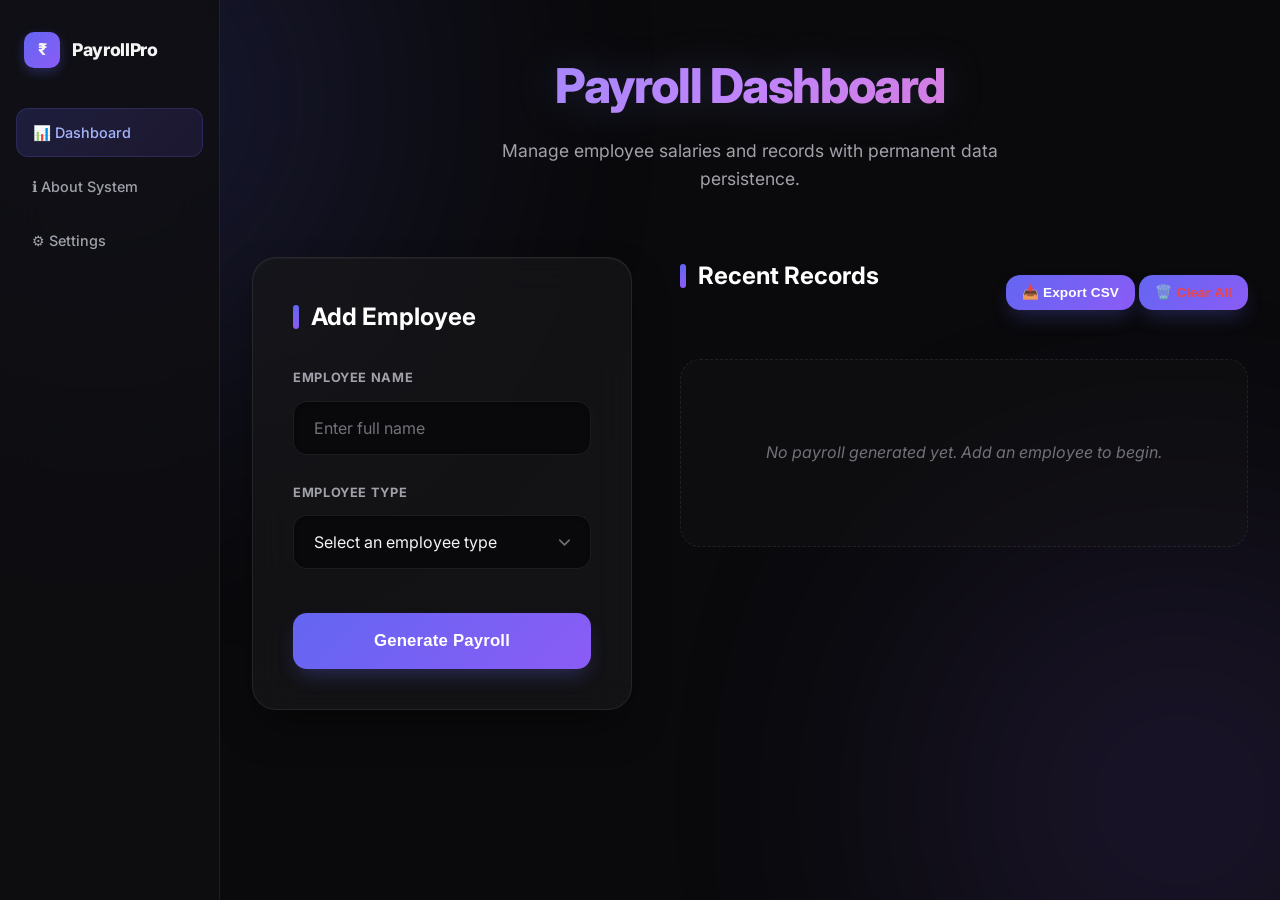
<file: index.html>
<!DOCTYPE html>
<html lang="en">

<head>
    <meta charset="UTF-8">
    <meta name="viewport" content="width=device-width, initial-scale=1.0">
    <title>Payroll Dashboard - Employee Payroll Processor</title>
    <link rel="stylesheet" href="style.css">
    <link href="https://fonts.googleapis.com/css2?family=Inter:wght@300;400;500;600;700;800&display=swap"
        rel="stylesheet">
</head>

<body>
   
    <nav class="sidebar">
        <a href="index.html" class="logo">
            <div class="logo-icon">₹</div>
            <span>PayrollPro</span>
        </a>
        <ul class="nav-links">
            <li><a href="index.html" class="nav-item active"><span>📊 Dashboard</span></a></li>
            <li><a href="about.html" class="nav-item"><span>ℹ️ About System</span></a></li>
            <li><a href="settings.html" class="nav-item"><span>⚙️ Settings</span></a></li>
        </ul>
    </nav>

   
    <div class="main-layout">
        <div class="container">
            <header>
                <h1>Payroll Dashboard</h1>
                <p>Manage employee salaries and records with permanent data persistence.</p>
            </header>

            <main class="payroll-dashboard">
          
                <section class="card input-section">
                    <h2>Add Employee</h2>
                    <form id="employeeForm">
                        <div class="form-group">
                            <label for="empName">Employee Name</label>
                            <input type="text" id="empName" placeholder="Enter full name" required>
                        </div>

                        <div class="form-group">
                            <label for="empType">Employee Type</label>
                            <select id="empType" required>
                                <option value="" disabled selected>Select an employee type</option>
                                <option value="fulltime">Full-Time Employee</option>
                                <option value="contract">Contract Employee</option>
                                <option value="hourly">Hourly Employee</option>
                            </select>
                        </div>

                       
                        <div id="dynamicInputs" class="dynamic-inputs">
                        
                        </div>

                        <button type="submit" class="primary-btn">Generate Payroll</button>
                    </form>
                </section>

              
                <section class="results-section">
                    <div
                        style="display: flex; justify-content: space-between; align-items: center; margin-bottom: 2rem;">
                        <h2>Recent Records</h2>
                        <div class="btn-group">
                            <button id="exportCsv" class="primary-btn secondary-btn"
                                style="width: auto; padding: 0.6rem 1rem; margin-top: 0; font-size: 0.85rem;">📥 Export
                                CSV</button>
                            <button id="clearAll" class="primary-btn secondary-btn"
                                style="width: auto; padding: 0.6rem 1rem; margin-top: 0; font-size: 0.85rem; border-color: rgba(239, 68, 68, 0.3); color: var(--danger-color);">🗑️
                                Clear All</button>
                        </div>
                    </div>

                    <div id="payrollList" class="payroll-list">
                        <div class="empty-state">
                            <p>No payroll generated yet. Add an employee to begin.</p>
                        </div>
                    </div>
                </section>
            </main>
        </div>
    </div>

    <script src="script.js"></script>
</body>

</html>
</file>
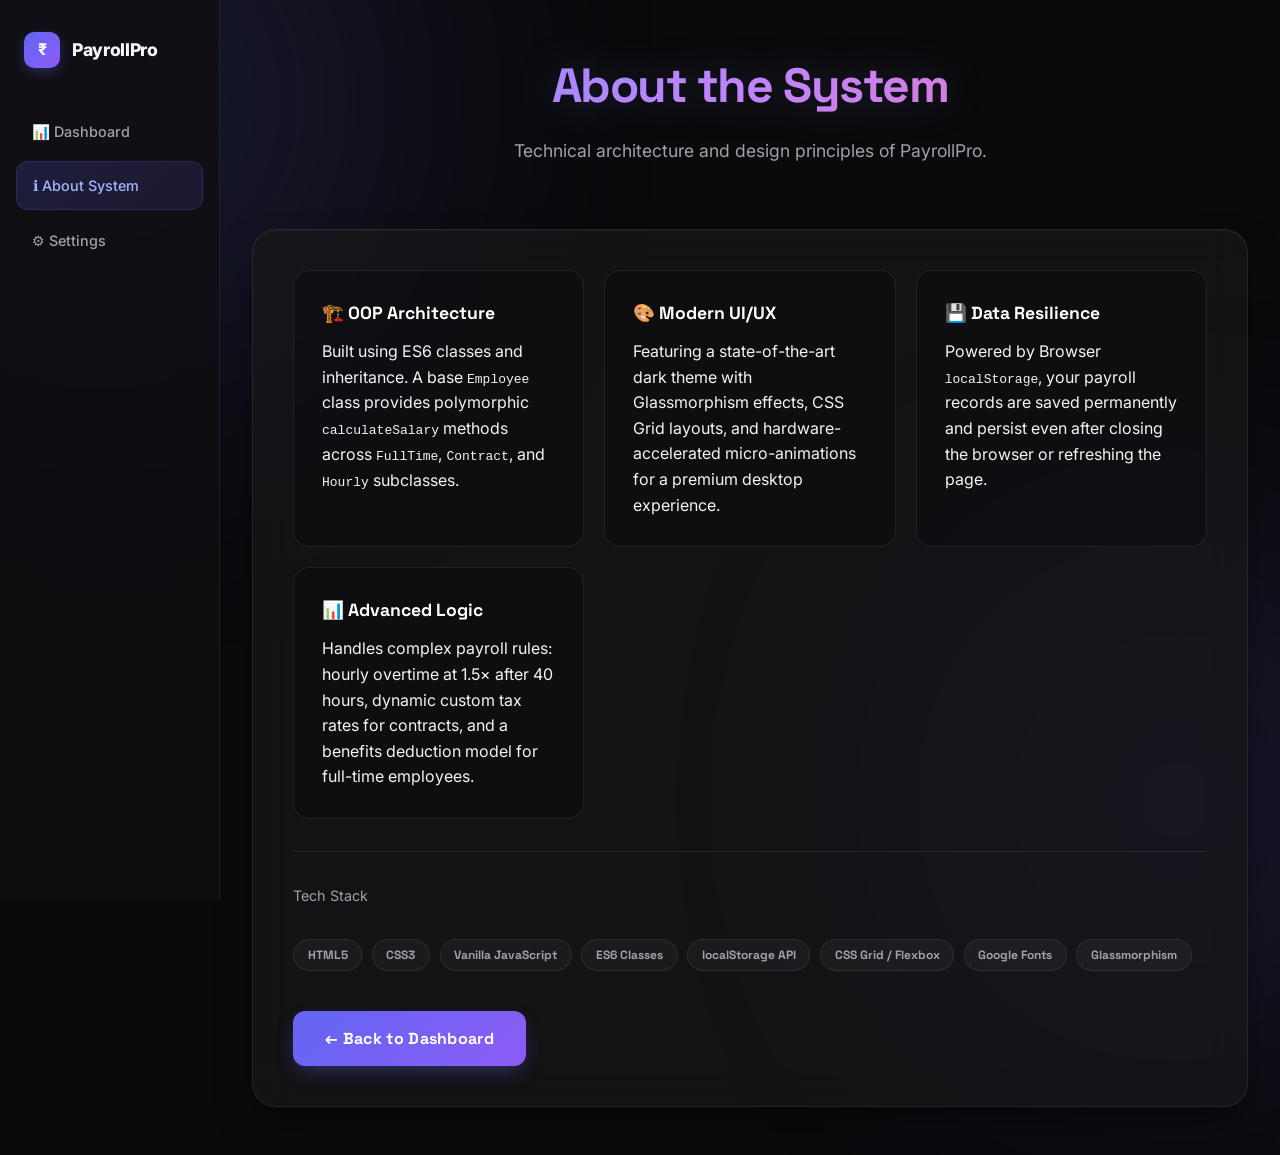
<file: about.html>
<!DOCTYPE html>
<html lang="en">

<head>
    <meta charset="UTF-8">
    <meta name="viewport" content="width=device-width, initial-scale=1.0">
    <title>About System - PayrollPro</title>
    <link rel="stylesheet" href="style.css">
    <link
        href="https://fonts.googleapis.com/css2?family=Inter:wght@300;400;500;600;700;800&family=Space+Grotesk:wght@600;700&display=swap"
        rel="stylesheet">
    <style>
        .about-h1 {
            font-family: 'Space Grotesk', sans-serif;
            font-weight: 700;
        }

        .info-card h3 {
            font-family: 'Space Grotesk', sans-serif;
            font-weight: 700;
            font-size: 1.1rem;
            margin-bottom: 0.75rem;
            color: #fff;
        }

        .info-card {
            background: rgba(0, 0, 0, 0.2);
            border: 1px solid var(--card-border);
            border-radius: 16px;
            padding: 1.75rem;
            transition: border-color 0.2s, transform 0.2s;
        }

        .info-card:hover {
            border-color: rgba(99, 102, 241, 0.3);
            transform: translateY(-3px);
        }

        .info-grid {
            display: grid;
            grid-template-columns: repeat(auto-fit, minmax(260px, 1fr));
            gap: 1.25rem;
            margin-top: 0;
        }

        .card {
            gap: 0;
        }

        .tech-stack {
            display: flex;
            gap: 0.6rem;
            flex-wrap: wrap;
            margin-top: 2rem;
        }

        .tech-badge {
            font-family: 'Space Grotesk', sans-serif;
            font-weight: 700;
            font-size: 0.75rem;
            padding: 0.35rem 0.85rem;
            border-radius: 100px;
            border: 1px solid var(--card-border);
            color: var(--text-secondary);
            background: rgba(255, 255, 255, 0.04);
        }

        .back-btn {
            font-family: 'Space Grotesk', sans-serif;
            font-weight: 700;
            letter-spacing: 0.02em;
            text-decoration: none;
            display: inline-block;
            text-align: center;
            padding: 0.9rem 2rem;
            border-radius: 12px;
            background: linear-gradient(135deg, var(--accent-primary), var(--accent-secondary));
            color: white;
            transition: all 0.3s ease;
            box-shadow: 0 8px 20px -5px rgba(99, 102, 241, 0.4);
        }

        .back-btn:hover {
            transform: translateY(-2px);
            box-shadow: 0 12px 28px -5px rgba(99, 102, 241, 0.5);
            filter: brightness(1.1);
        }

        .divider {
            border: none;
            border-top: 1px solid var(--card-border);
            margin: 2rem 0;
        }
    </style>
</head>

<body>
    <nav class="sidebar">
        <a href="index.html" class="logo">
            <div class="logo-icon">₹</div>
            <span>PayrollPro</span>
        </a>
        <ul class="nav-links">
            <li><a href="index.html" class="nav-item"><span>📊 Dashboard</span></a></li>
            <li><a href="about.html" class="nav-item active"><span>ℹ️ About System</span></a></li>
            <li><a href="settings.html" class="nav-item"><span>⚙️ Settings</span></a></li>
        </ul>
    </nav>

    <div class="main-layout">
        <div class="container content-section">
            <header>
                <h1 class="about-h1">About the System</h1>
                <p>Technical architecture and design principles of PayrollPro.</p>
            </header>

            <div class="card">
                <div class="info-grid">
                    <div class="info-card">
                        <h3>🏗️ OOP Architecture</h3>
                        <p>Built using ES6 classes and inheritance. A base <code>Employee</code> class provides
                            polymorphic <code>calculateSalary</code> methods across <code>FullTime</code>,
                            <code>Contract</code>, and <code>Hourly</code> subclasses.</p>
                    </div>
                    <div class="info-card">
                        <h3>🎨 Modern UI/UX</h3>
                        <p>Featuring a state-of-the-art dark theme with Glassmorphism effects, CSS Grid layouts, and
                            hardware-accelerated micro-animations for a premium desktop experience.</p>
                    </div>
                    <div class="info-card">
                        <h3>💾 Data Resilience</h3>
                        <p>Powered by Browser <code>localStorage</code>, your payroll records are saved permanently and
                            persist even after closing the browser or refreshing the page.</p>
                    </div>
                    <div class="info-card">
                        <h3>📊 Advanced Logic</h3>
                        <p>Handles complex payroll rules: hourly overtime at 1.5× after 40 hours, dynamic custom tax
                            rates for contracts, and a benefits deduction model for full-time employees.</p>
                    </div>
                </div>

                <hr class="divider">

                <p style="font-size: 0.9rem; color: var(--text-secondary); margin-bottom: 1rem;">Tech Stack</p>
                <div class="tech-stack">
                    <span class="tech-badge">HTML5</span>
                    <span class="tech-badge">CSS3</span>
                    <span class="tech-badge">Vanilla JavaScript</span>
                    <span class="tech-badge">ES6 Classes</span>
                    <span class="tech-badge">localStorage API</span>
                    <span class="tech-badge">CSS Grid / Flexbox</span>
                    <span class="tech-badge">Google Fonts</span>
                    <span class="tech-badge">Glassmorphism</span>
                </div>

                <div class="btn-group" style="margin-top: 2.5rem;">
                    <a href="index.html" class="back-btn">← Back to Dashboard</a>
                </div>
            </div>
        </div>
    </div>
</body>

</html>
</file>
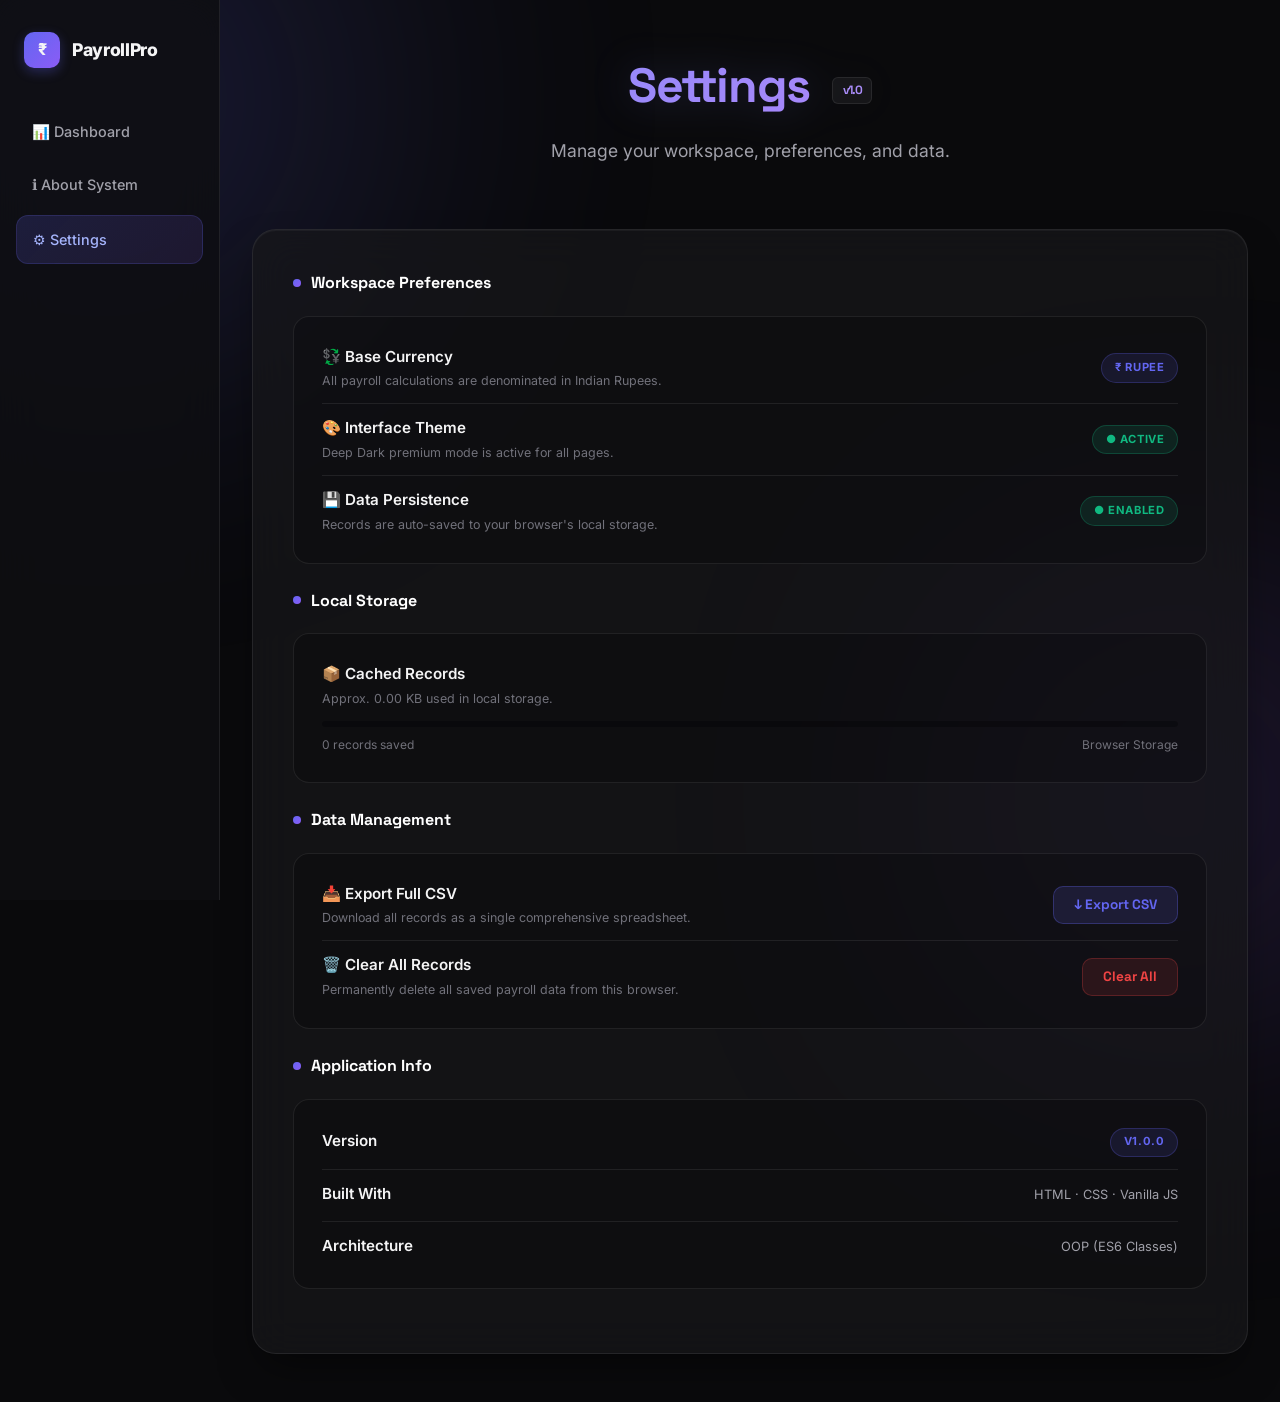
<file: settings.html>
<!DOCTYPE html>
<html lang="en">

<head>
    <meta charset="UTF-8">
    <meta name="viewport" content="width=device-width, initial-scale=1.0">
    <title>Settings - PayrollPro</title>
    <link rel="stylesheet" href="style.css">
    <link
        href="https://fonts.googleapis.com/css2?family=Inter:wght@300;400;500;600;700;800&family=Space+Grotesk:wght@600;700&display=swap"
        rel="stylesheet">
    <style>
        .settings-title {
            font-family: 'Space Grotesk', sans-serif;
        }

        .settings-section-title {
            font-family: 'Space Grotesk', sans-serif;
            font-size: 1rem;
            font-weight: 700;
            color: #fff;
            margin-bottom: 1.25rem;
            display: flex;
            align-items: center;
            gap: 0.6rem;
        }

        .settings-section-title span.dot {
            display: inline-block;
            width: 8px;
            height: 8px;
            border-radius: 50%;
            background: linear-gradient(135deg, var(--accent-primary), var(--accent-secondary));
        }

        .settings-block {
            background: rgba(0, 0, 0, 0.2);
            border: 1px solid var(--card-border);
            border-radius: 16px;
            padding: 1.75rem;
            margin-bottom: 1.5rem;
            transition: border-color 0.2s;
        }

        .settings-block:hover {
            border-color: rgba(255, 255, 255, 0.14);
        }

        .settings-row {
            display: flex;
            align-items: center;
            justify-content: space-between;
            gap: 1rem;
            padding: 0.75rem 0;
            border-bottom: 1px solid var(--card-border);
        }

        .settings-row:last-child {
            border-bottom: none;
            padding-bottom: 0;
        }

        .settings-row:first-child {
            padding-top: 0;
        }

        .settings-row-info h4 {
            font-size: 0.95rem;
            font-weight: 600;
            color: var(--text-primary);
            margin-bottom: 0.15rem;
        }

        .settings-row-info p {
            font-size: 0.78rem;
            color: var(--text-muted);
        }

        .badge-locked {
            padding: 0.3rem 0.8rem;
            border-radius: 999px;
            font-size: 0.7rem;
            font-weight: 700;
            text-transform: uppercase;
            letter-spacing: 0.05em;
            background: rgba(99, 102, 241, 0.12);
            color: var(--accent-primary);
            border: 1px solid rgba(99, 102, 241, 0.25);
        }

        .badge-active {
            padding: 0.3rem 0.8rem;
            border-radius: 999px;
            font-size: 0.7rem;
            font-weight: 700;
            text-transform: uppercase;
            letter-spacing: 0.05em;
            background: rgba(16, 185, 129, 0.12);
            color: var(--success-color);
            border: 1px solid rgba(16, 185, 129, 0.25);
        }

        .settings-btn {
            font-family: 'Space Grotesk', sans-serif;
            font-weight: 700;
            padding: 0.6rem 1.25rem;
            border-radius: 10px;
            border: none;
            cursor: pointer;
            font-size: 0.85rem;
            transition: all 0.2s ease;
        }

        .settings-btn.export {
            background: rgba(99, 102, 241, 0.15);
            color: var(--accent-primary);
            border: 1px solid rgba(99, 102, 241, 0.3);
        }

        .settings-btn.export:hover {
            background: rgba(99, 102, 241, 0.25);
            transform: translateY(-1px);
        }

        .settings-btn.danger {
            background: rgba(239, 68, 68, 0.12);
            color: var(--danger-color);
            border: 1px solid rgba(239, 68, 68, 0.25);
        }

        .settings-btn.danger:hover {
            background: rgba(239, 68, 68, 0.22);
            transform: translateY(-1px);
        }

        .storage-bar-wrap {
            width: 100%;
            background: rgba(0, 0, 0, 0.3);
            border-radius: 100px;
            height: 6px;
            margin-top: 0.75rem;
        }

        .storage-bar {
            height: 6px;
            border-radius: 100px;
            background: linear-gradient(90deg, var(--accent-primary), var(--accent-secondary));
            width: 0%;
            transition: width 1s ease;
        }

        .storage-label {
            font-size: 0.75rem;
            color: var(--text-muted);
            margin-top: 0.5rem;
            display: flex;
            justify-content: space-between;
        }

        header h1.settings-title {
            background: linear-gradient(135deg, #818cf8, #c084fc);
            -webkit-background-clip: text;
            background-clip: text;
            -webkit-text-fill-color: transparent;
        }

        .version-tag {
            display: inline-block;
            font-size: 0.75rem;
            font-weight: 700;
            color: var(--text-muted);
            background: rgba(255, 255, 255, 0.05);
            border: 1px solid var(--card-border);
            border-radius: 6px;
            padding: 0.2rem 0.6rem;
            margin-left: 0.75rem;
            vertical-align: middle;
            font-family: 'Space Grotesk', sans-serif;
        }
    </style>
</head>

<body>
    <nav class="sidebar">
        <a href="index.html" class="logo">
            <div class="logo-icon">₹</div>
            <span>PayrollPro</span>
        </a>
        <ul class="nav-links">
            <li><a href="index.html" class="nav-item"><span>📊 Dashboard</span></a></li>
            <li><a href="about.html" class="nav-item"><span>ℹ️ About System</span></a></li>
            <li><a href="settings.html" class="nav-item active"><span>⚙️ Settings</span></a></li>
        </ul>
    </nav>

    <div class="main-layout">
        <div class="container content-section">
            <header>
                <h1 class="settings-title">Settings <span class="version-tag">v1.0</span></h1>
                <p>Manage your workspace, preferences, and data.</p>
            </header>

            <div class="card">

                <!-- Preferences Section -->
                <p class="settings-section-title"><span class="dot"></span> Workspace Preferences</p>
                <div class="settings-block">
                    <div class="settings-row">
                        <div class="settings-row-info">
                            <h4>💱 Base Currency</h4>
                            <p>All payroll calculations are denominated in Indian Rupees.</p>
                        </div>
                        <span class="badge-locked">₹ Rupee</span>
                    </div>
                    <div class="settings-row">
                        <div class="settings-row-info">
                            <h4>🎨 Interface Theme</h4>
                            <p>Deep Dark premium mode is active for all pages.</p>
                        </div>
                        <span class="badge-active">● Active</span>
                    </div>
                    <div class="settings-row">
                        <div class="settings-row-info">
                            <h4>💾 Data Persistence</h4>
                            <p>Records are auto-saved to your browser's local storage.</p>
                        </div>
                        <span class="badge-active">● Enabled</span>
                    </div>
                </div>

                <!-- Storage Section -->
                <p class="settings-section-title"><span class="dot"></span> Local Storage</p>
                <div class="settings-block">
                    <div class="settings-row-info">
                        <h4>📦 Cached Records</h4>
                        <p id="storageInfo">Loading storage info...</p>
                    </div>
                    <div class="storage-bar-wrap">
                        <div class="storage-bar" id="storageBar"></div>
                    </div>
                    <div class="storage-label">
                        <span id="recordCountLabel">0 records saved</span>
                        <span>Browser Storage</span>
                    </div>
                </div>

                <!-- Data Management Section -->
                <p class="settings-section-title"><span class="dot"></span> Data Management</p>
                <div class="settings-block">
                    <div class="settings-row">
                        <div class="settings-row-info">
                            <h4>📥 Export Full CSV</h4>
                            <p>Download all records as a single comprehensive spreadsheet.</p>
                        </div>
                        <button class="settings-btn export" id="settingsExportCsv">↓ Export CSV</button>
                    </div>
                    <div class="settings-row">
                        <div class="settings-row-info">
                            <h4>🗑️ Clear All Records</h4>
                            <p>Permanently delete all saved payroll data from this browser.</p>
                        </div>
                        <button class="settings-btn danger" id="settingsClearAll">Clear All</button>
                    </div>
                </div>

                <!-- App Info Section -->
                <p class="settings-section-title"><span class="dot"></span> Application Info</p>
                <div class="settings-block">
                    <div class="settings-row">
                        <div class="settings-row-info">
                            <h4>Version</h4>
                        </div>
                        <span class="badge-locked">v1.0.0</span>
                    </div>
                    <div class="settings-row">
                        <div class="settings-row-info">
                            <h4>Built With</h4>
                        </div>
                        <span style="font-size: 0.8rem; color: var(--text-secondary);">HTML · CSS · Vanilla JS</span>
                    </div>
                    <div class="settings-row">
                        <div class="settings-row-info">
                            <h4>Architecture</h4>
                        </div>
                        <span style="font-size: 0.8rem; color: var(--text-secondary);">OOP (ES6 Classes)</span>
                    </div>
                </div>

            </div>
        </div>
    </div>

    <script>
        const STORAGE_KEY = 'payroll_records';
        const records = JSON.parse(localStorage.getItem(STORAGE_KEY)) || [];

        // Update storage UI
        const count = records.length;
        const storageUsed = new Blob([JSON.stringify(records)]).size;
        const usedKB = (storageUsed / 1024).toFixed(2);
        document.getElementById('storageInfo').textContent = `Approx. ${usedKB} KB used in local storage.`;
        document.getElementById('recordCountLabel').textContent = `${count} record${count !== 1 ? 's' : ''} saved`;
        // Show bar as % of a 50KB budget (rough local storage display)
        const pct = Math.min((storageUsed / 51200) * 100, 100);
        setTimeout(() => { document.getElementById('storageBar').style.width = pct + '%'; }, 200);

        // Export CSV
        document.getElementById('settingsExportCsv').addEventListener('click', () => {
            if (records.length === 0) return alert('No records to export.');
            const typeLabels = { fulltime: 'Full-Time', contract: 'Contract', hourly: 'Hourly' };

            let csv = 'PayrollPro - Payroll Export\n';
            csv += `Generated On: ${new Date().toLocaleString()}\n`;
            csv += `Total Records: ${records.length}\n\n`;
            csv += 'Date,Time,Employee Name,Type,Gross Salary (₹),Tax Deducted (₹),Net Payable (₹)\n';
            records.forEach(r => {
                csv += `${r.date},${r.time || '-'},"${r.name}",${typeLabels[r.type] || r.type},${r.gross.toFixed(2)},${r.tax.toFixed(2)},${r.net.toFixed(2)}\n`;
            });
            const blob = new Blob([csv], { type: 'text/csv;charset=utf-8;' });
            const url = URL.createObjectURL(blob);
            const a = document.createElement('a');
            a.href = url; a.download = `payrollpro_export_${Date.now()}.csv`;
            a.click(); URL.revokeObjectURL(url);
        });

        // Clear All
        document.getElementById('settingsClearAll').addEventListener('click', () => {
            if (confirm('This will permanently delete all records. Continue?')) {
                localStorage.removeItem(STORAGE_KEY);
                location.reload();
            }
        });
    </script>
</body>

</html>
</file>
<file: style.css>
:root {
    --bg-main: #0a0a0c;
    
    --card-bg: rgba(23, 23, 26, 0.7);
  
    --card-border: rgba(255, 255, 255, 0.08);
    
    --text-primary: #f4f4f5;
    
    --text-secondary: #a1a1aa;
   
    --text-muted: #71717a;
    
    --accent-primary: #6366f1;
   
    --accent-secondary: #8b5cf6;
    
    --accent-glow: rgba(99, 102, 241, 0.3);
    --success-color: #10b981;
    
    --danger-color: #ef4444;
    
    --warning-color: #f59e0b;
    
    --input-bg: #09090b;
    
    --font-family: 'Inter', system-ui, -apple-system, sans-serif;
    --transition-fast: 0.2s ease;
    --transition-smooth: 0.4s cubic-bezier(0.4, 0, 0.2, 1);
}

* {
    box-sizing: border-box;
    margin: 0;
    padding: 0;
}

body {
    background-color: var(--bg-main);
    color: var(--text-primary);
    font-family: var(--font-family);
    line-height: 1.6;
    min-height: 100vh;
    display: flex;
    position: relative;
    overflow-x: hidden;
}


.sidebar {
    position: fixed;
    top: 0;
    left: 0;
    width: 220px;
    height: 100vh;
    background: rgba(15, 15, 18, 0.85);
    backdrop-filter: blur(20px);
    -webkit-backdrop-filter: blur(20px);
    border-right: 1px solid var(--card-border);
    display: flex;
    flex-direction: column;
    padding: 2rem 1rem;
    z-index: 100;
    gap: 2.5rem;
}

.logo {
    display: flex;
    align-items: center;
    gap: 0.75rem;
    text-decoration: none;
    color: var(--text-primary);
    font-weight: 800;
    font-size: 1.1rem;
    letter-spacing: -0.02em;
    padding: 0 0.5rem;
}

.logo-icon {
    width: 36px;
    height: 36px;
    border-radius: 10px;
    background: linear-gradient(135deg, var(--accent-primary), var(--accent-secondary));
    display: flex;
    align-items: center;
    justify-content: center;
    font-size: 1rem;
    flex-shrink: 0;
    box-shadow: 0 4px 12px var(--accent-glow);
}

.nav-links {
    list-style: none;
    display: flex;
    flex-direction: column;
    gap: 0.4rem;
}

.nav-item {
    display: flex;
    align-items: center;
    gap: 0.65rem;
    padding: 0.75rem 1rem;
    border-radius: 12px;
    color: var(--text-secondary);
    text-decoration: none;
    font-size: 0.9rem;
    font-weight: 500;
    transition: var(--transition-fast);
    white-space: nowrap;
}

.nav-item:hover {
    background: rgba(255, 255, 255, 0.06);
    color: var(--text-primary);
    transform: translateX(3px);
}

.nav-item.active {
    background: linear-gradient(135deg, rgba(99, 102, 241, 0.18), rgba(139, 92, 246, 0.12));
    color: #a5b4fc;
    border: 1px solid rgba(99, 102, 241, 0.2);
}


.main-layout {
    margin-left: 220px;
    flex: 1;
    padding: 3rem 2rem;
    min-width: 0;
}

@media (max-width: 768px) {
    .sidebar {
        width: 60px;
        padding: 1.5rem 0.5rem;
        gap: 2rem;
    }

    .logo span,
    .nav-item span {
        display: none;
    }

    .logo {
        justify-content: center;
        padding: 0;
    }

    .nav-item {
        justify-content: center;
        padding: 0.75rem;
    }

    .main-layout {
        margin-left: 60px;
        padding: 2rem 1rem;
    }
}


body::before,
body::after {
    content: '';
    position: fixed;
    border-radius: 50%;
    filter: blur(140px);
    z-index: -1;
    opacity: 0.3;
    pointer-events: none;
}

body::before {
    width: 600px;
    height: 600px;
    background: radial-gradient(circle, var(--accent-primary), transparent);
    top: -200px;
    left: -200px;
}

body::after {
    width: 500px;
    height: 500px;
    background: radial-gradient(circle, var(--accent-secondary), transparent);
    bottom: -150px;
    right: -150px;
}

.container {
    max-width: 1200px;
    width: 100%;
}

header {
    text-align: center;
    margin-bottom: 4rem;
    animation: fadeInDown 1s ease-out;
}

header h1 {
    font-size: clamp(2rem, 5vw, 3rem);
    font-weight: 800;
    letter-spacing: -0.03em;
    background: linear-gradient(135deg, #818cf8, #c084fc, #f472b6);
    -webkit-background-clip: text;
    background-clip: text;
    -webkit-text-fill-color: transparent;
    margin-bottom: 0.75rem;
    filter: drop-shadow(0 0 20px rgba(129, 140, 248, 0.2));
}

header p {
    color: var(--text-secondary);
    font-size: 1.1rem;
    max-width: 600px;
    margin: 0 auto;
    font-weight: 400;
}

.payroll-dashboard {
    display: grid;
    grid-template-columns: 380px 1fr;
    gap: 3rem;
    align-items: start;
}

@media (max-width: 1000px) {
    .payroll-dashboard {
        grid-template-columns: 1fr;
    }

    body {
        padding-top: 2rem;
    }
}


.card {
    background: var(--card-bg);
    backdrop-filter: blur(20px);
    -webkit-backdrop-filter: blur(20px);
    border: 1px solid var(--card-border);
    border-radius: 24px;
    padding: 2.5rem;
    box-shadow:
        0 20px 40px -10px rgba(0, 0, 0, 0.5),
        inset 0 1px 1px rgba(255, 255, 255, 0.05);
}

.input-section h2,
.results-section h2 {
    font-size: 1.5rem;
    font-weight: 700;
    margin-bottom: 2rem;
    color: #fff;
    display: flex;
    align-items: center;
    gap: 0.75rem;
}

.input-section h2::before,
.results-section h2::before {
    content: '';
    display: block;
    width: 6px;
    height: 24px;
    background: linear-gradient(to bottom, var(--accent-primary), var(--accent-secondary));
    border-radius: 3px;
}

.form-group {
    margin-bottom: 1.75rem;
}

label {
    display: block;
    margin-bottom: 0.75rem;
    font-size: 0.8rem;
    color: var(--text-secondary);
    font-weight: 700;
    letter-spacing: 0.05em;
    text-transform: uppercase;
}

input,
select {
    width: 100%;
    padding: 1rem 1.25rem;
    background-color: var(--input-bg);
    border: 1px solid var(--card-border);
    border-radius: 14px;
    color: var(--text-primary);
    font-size: 1rem;
    font-family: var(--font-family);
    transition: var(--transition-fast);
    box-shadow: inset 0 2px 4px rgba(0, 0, 0, 0.2);
}

input::placeholder {
    color: var(--text-muted);
}

select {
    appearance: none;
    -webkit-appearance: none;
    background-image: url("data:image/svg+xml,%3Csvg xmlns='http://www.w3.org/2000/svg' width='20' height='20' viewBox='0 0 24 24' fill='none' stroke='%2371717a' stroke-width='2' stroke-linecap='round' stroke-linejoin='round'%3E%3Cpolyline points='6 9 12 15 18 9'%3E%3C/polyline%3E%3C/svg%3E");
    background-repeat: no-repeat;
    background-position: right 1rem center;
    background-size: 1.2rem;
}

input:focus,
select:focus {
    outline: none;
    border-color: var(--accent-primary);
    box-shadow: 0 0 0 4px var(--accent-glow), inset 0 2px 4px rgba(0, 0, 0, 0.2);
    transform: translateY(-1px);
}

.primary-btn {
    width: 100%;
    padding: 1.1rem;
    margin-top: 1rem;
    border: none;
    border-radius: 14px;
    background: linear-gradient(135deg, var(--accent-primary), var(--accent-secondary));
    color: white;
    font-size: 1.05rem;
    font-weight: 700;
    letter-spacing: 0.01em;
    cursor: pointer;
    transition: var(--transition-smooth);
    box-shadow: 0 10px 20px -5px var(--accent-glow);
    position: relative;
    overflow: hidden;
}

.primary-btn:hover {
    transform: translateY(-3px);
    box-shadow: 0 15px 30px -5px var(--accent-glow);
    filter: brightness(1.1);
}

.primary-btn:active {
    transform: translateY(0);
}


.results-section {
    min-width: 0;
}

.payroll-list {
    display: flex;
    flex-direction: column;
    gap: 1.75rem;
}

.empty-state {
    text-align: center;
    padding: 5rem 2rem;
    color: var(--text-muted);
    background: rgba(23, 23, 26, 0.3);
    border-radius: 20px;
    border: 1px dashed var(--card-border);
    font-style: italic;
}

.payroll-card {
    background: var(--card-bg);
    backdrop-filter: blur(15px);
    -webkit-backdrop-filter: blur(15px);
    border: 1px solid var(--card-border);
    border-radius: 20px;
    padding: 2rem;
    display: flex;
    flex-direction: column;
    gap: 1.5rem;
    position: relative;
    overflow: hidden;
    animation: slideIn 0.6s cubic-bezier(0.16, 1, 0.3, 1) forwards;
    box-shadow: 0 15px 40px -10px rgba(0, 0, 0, 0.4);
    transition: var(--transition-smooth);
}

.payroll-card:hover {
    transform: scale(1.01) translateX(5px);
    border-color: rgba(255, 255, 255, 0.15);
    box-shadow: 0 25px 60px -15px rgba(0, 0, 0, 0.5);
}

.payroll-card::after {
    content: '';
    position: absolute;
    top: 0;
    left: 0;
    width: 5px;
    height: 100%;
    background: linear-gradient(to bottom, var(--accent-primary), var(--accent-secondary));
}

.card-header {
    display: flex;
    justify-content: space-between;
    align-items: center;
    padding-bottom: 1.25rem;
    border-bottom: 1px solid var(--card-border);
}

.emp-name {
    font-size: 1.5rem;
    font-weight: 800;
    color: #fff;
    letter-spacing: -0.02em;
}

.emp-type-badge {
    padding: 0.4rem 1rem;
    border-radius: 100px;
    font-size: 0.75rem;
    font-weight: 800;
    text-transform: uppercase;
    letter-spacing: 0.05em;
    background: rgba(255, 255, 255, 0.05);
    border: 1px solid rgba(255, 255, 255, 0.1);
}

.emp-type-badge.fulltime {
    color: var(--success-color);
    background: rgba(16, 185, 129, 0.1);
    border-color: rgba(16, 185, 129, 0.2);
}

.emp-type-badge.contract {
    color: var(--warning-color);
    background: rgba(245, 158, 11, 0.1);
    border-color: rgba(245, 158, 11, 0.2);
}

.emp-type-badge.hourly {
    color: #a78bfa;
    background: rgba(167, 139, 250, 0.1);
    border-color: rgba(167, 139, 250, 0.2);
}

.card-body {
    display: grid;
    grid-template-columns: repeat(auto-fit, minmax(160px, 1fr));
    gap: 1.25rem;
}

.stat-box {
    background: rgba(0, 0, 0, 0.2);
    padding: 1.5rem;
    border-radius: 16px;
    display: flex;
    flex-direction: column;
    border: 1px solid rgba(255, 255, 255, 0.02);
}

.stat-label {
    font-size: 0.75rem;
    color: var(--text-secondary);
    text-transform: uppercase;
    letter-spacing: 0.1em;
    margin-bottom: 0.5rem;
    font-weight: 600;
}

.stat-value {
    font-size: 1.5rem;
    font-weight: 800;
    color: var(--text-primary);
    font-variant-numeric: tabular-nums;
}

.stat-value.deduction {
    color: var(--danger-color);
}

.stat-value.net {
    color: var(--success-color);
    font-size: 2rem;
    text-shadow: 0 0 20px rgba(16, 185, 129, 0.4);
}

/* Animations */
@keyframes fadeInDown {
    from {
        opacity: 0;
        transform: translateY(-40px);
    }

    to {
        opacity: 1;
        transform: translateY(0);
    }
}

@keyframes slideIn {
    from {
        opacity: 0;
        transform: translateX(-30px);
    }

    to {
        opacity: 1;
        transform: translateX(0);
    }
}

.fade-in {
    animation: fadeIn 0.5s ease forwards;
}

@keyframes fadeIn {
    from {
        opacity: 0;
    }

    to {
        opacity: 1;
    }
}


::-webkit-scrollbar {
    width: 10px;
}

::-webkit-scrollbar-track {
    background: var(--bg-main);
}

::-webkit-scrollbar-thumb {
    background: #27272a;
    border-radius: 5px;
    border: 2px solid var(--bg-main);
}

::-webkit-scrollbar-thumb:hover {
    background: #3f3f46;
}
</file>
